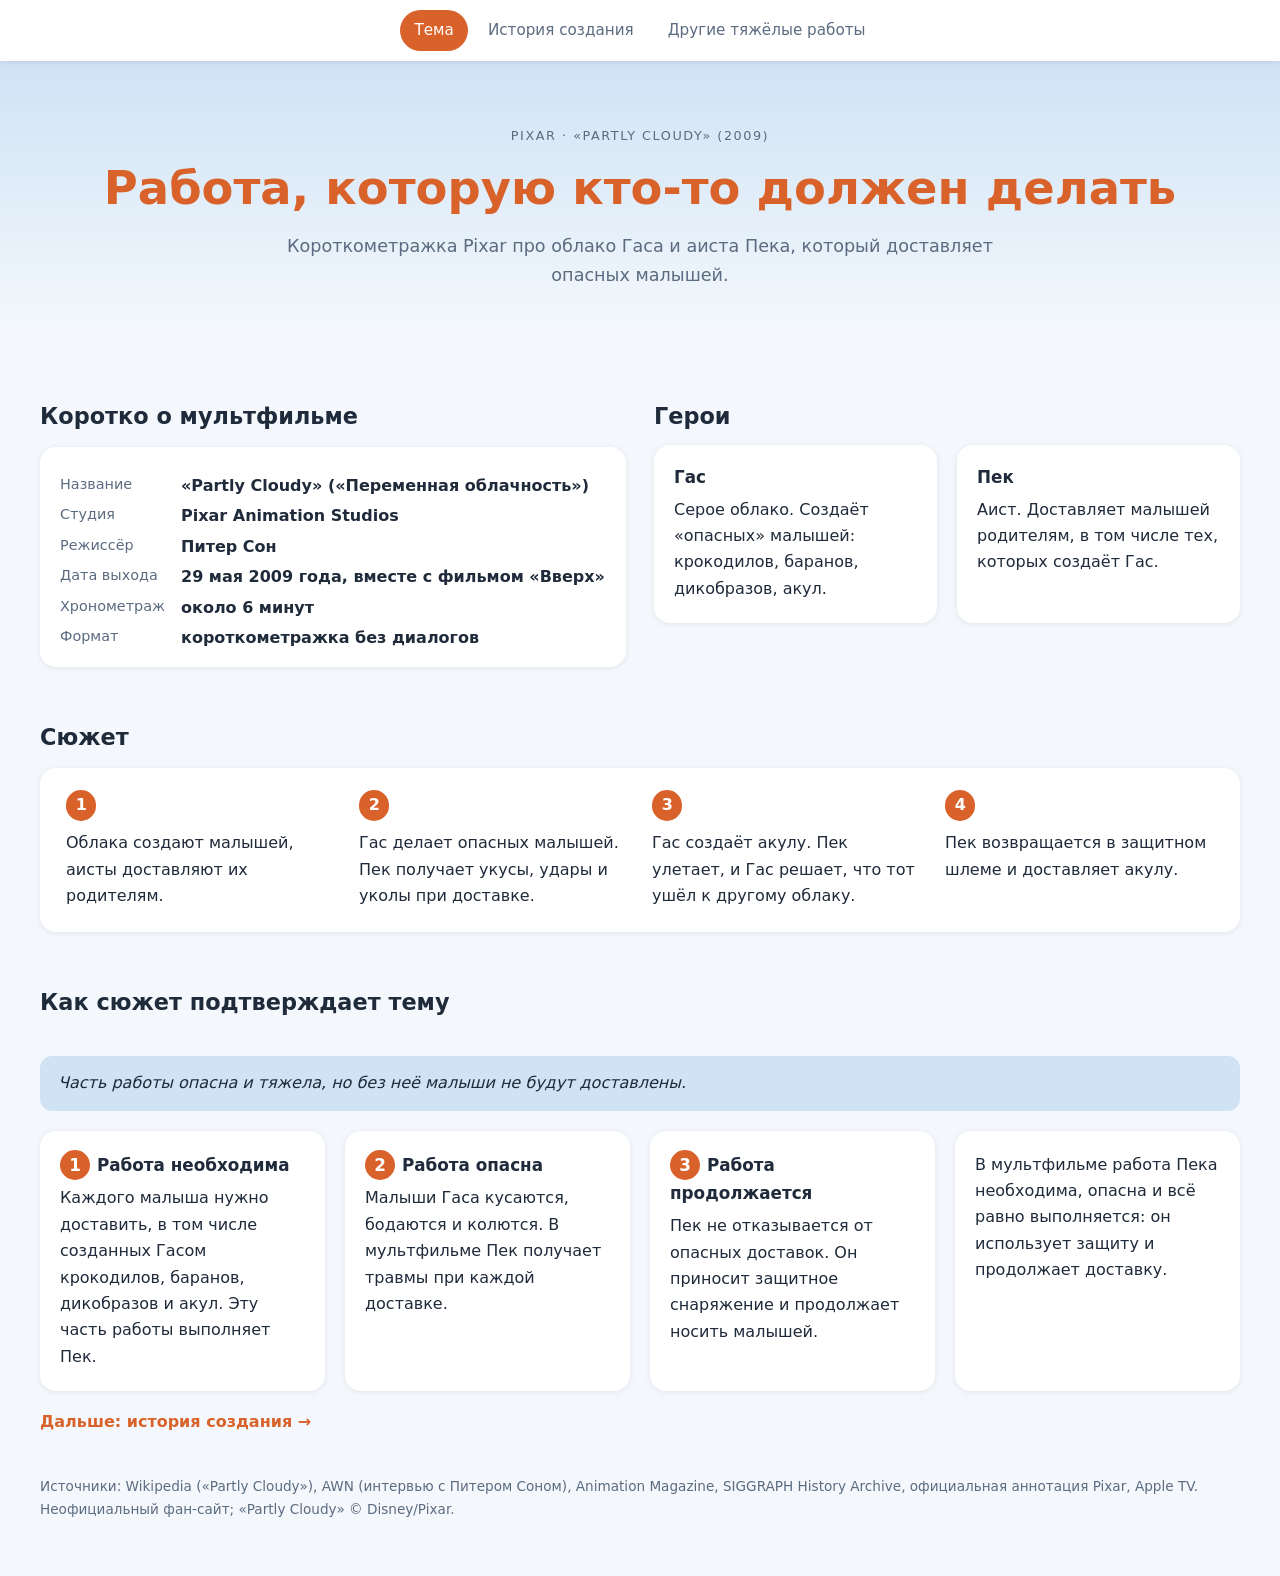
<file: "Переменная облочнасть" Клепиков Артём/site/index.html>
<!DOCTYPE html>
<html lang="ru">
<head>
<meta charset="utf-8">
<meta name="viewport" content="width=device-width, initial-scale=1, viewport-fit=cover">
<title>Partly Cloudy — работа, которую кто-то должен делать</title>
<link rel="stylesheet" href="style.css">
</head>
<body data-page="index">
<!-- Главная тема сайта меняется в файле script.js (блок ★ ЗДЕСЬ МЕНЯЕТСЯ ГЛАВНАЯ ТЕМА САЙТА ★) -->
<nav>
  <a href="index.html" class="on">Тема</a>
  <a href="history.html">История создания</a>
  <a href="jobs.html">Другие тяжёлые работы</a>
</nav>

<main>
  <header class="hero">
    <div class="tag">Pixar · «Partly Cloudy» (2009)</div>
    <h1 data-theme="title"></h1>
    <p data-theme="subtitle"></p>
  </header>

  <div class="layout">
  <section class="blk w6">
  <h2>Коротко о мультфильме</h2>
  <div class="card">
    <dl class="facts">
      <dt>Название</dt><dd>«Partly Cloudy» («Переменная облачность»)</dd>
      <dt>Студия</dt><dd>Pixar Animation Studios</dd>
      <dt>Режиссёр</dt><dd>Питер Сон</dd>
      <dt>Дата выхода</dt><dd>29 мая 2009 года, вместе с фильмом «Вверх»</dd>
      <dt>Хронометраж</dt><dd>около 6 минут</dd>
      <dt>Формат</dt><dd>короткометражка без диалогов</dd>
    </dl>
  </div>

  </section>
  <section class="blk w6">
  <h2>Герои</h2>
  <div class="grid">
    <div class="card"><h3>Гас</h3><p>Серое облако. Создаёт «опасных» малышей: крокодилов, баранов, дикобразов, акул.</p></div>
    <div class="card"><h3>Пек</h3><p>Аист. Доставляет малышей родителям, в том числе тех, которых создаёт Гас.</p></div>
  </div>

  </section>
  <section class="blk w12 steps">
  <h2>Сюжет</h2>
  <ol class="card">
    <li>Облака создают малышей, аисты доставляют их родителям.</li>
    <li>Гас делает опасных малышей. Пек получает укусы, удары и уколы при доставке.</li>
    <li>Гас создаёт акулу. Пек улетает, и Гас решает, что тот ушёл к другому облаку.</li>
    <li>Пек возвращается в защитном шлеме и доставляет акулу.</li>
  </ol>

  </section>
  <section id="proof" class="blk w12">
    <h2>Как сюжет подтверждает тему</h2>
    <blockquote data-theme="quote"></blockquote>

    <div class="card"><h3><span class="n">1</span>Работа необходима</h3>
      <p>Каждого малыша нужно доставить, в том числе созданных Гасом крокодилов, баранов, дикобразов и акул. Эту часть работы выполняет Пек.</p></div>

    <div class="card"><h3><span class="n">2</span>Работа опасна</h3>
      <p>Малыши Гаса кусаются, бодаются и колются. В мультфильме Пек получает травмы при каждой доставке.</p></div>

    <div class="card"><h3><span class="n">3</span>Работа продолжается</h3>
      <p>Пек не отказывается от опасных доставок. Он приносит защитное снаряжение и продолжает носить малышей.</p></div>

    <div class="card"><p data-theme="conclusion"></p></div>
  </section>
  </div>
  <a class="next" href="history.html">Дальше: история создания →</a>

<footer>
  Источники: Wikipedia («Partly Cloudy»), AWN (интервью с Питером Соном), Animation Magazine, SIGGRAPH History Archive, официальная аннотация Pixar, Apple TV. Неофициальный фан-сайт; «Partly Cloudy» © Disney/Pixar.
</footer>
</main>
<script src="script.js"></script>
</body>
</html>
</file>
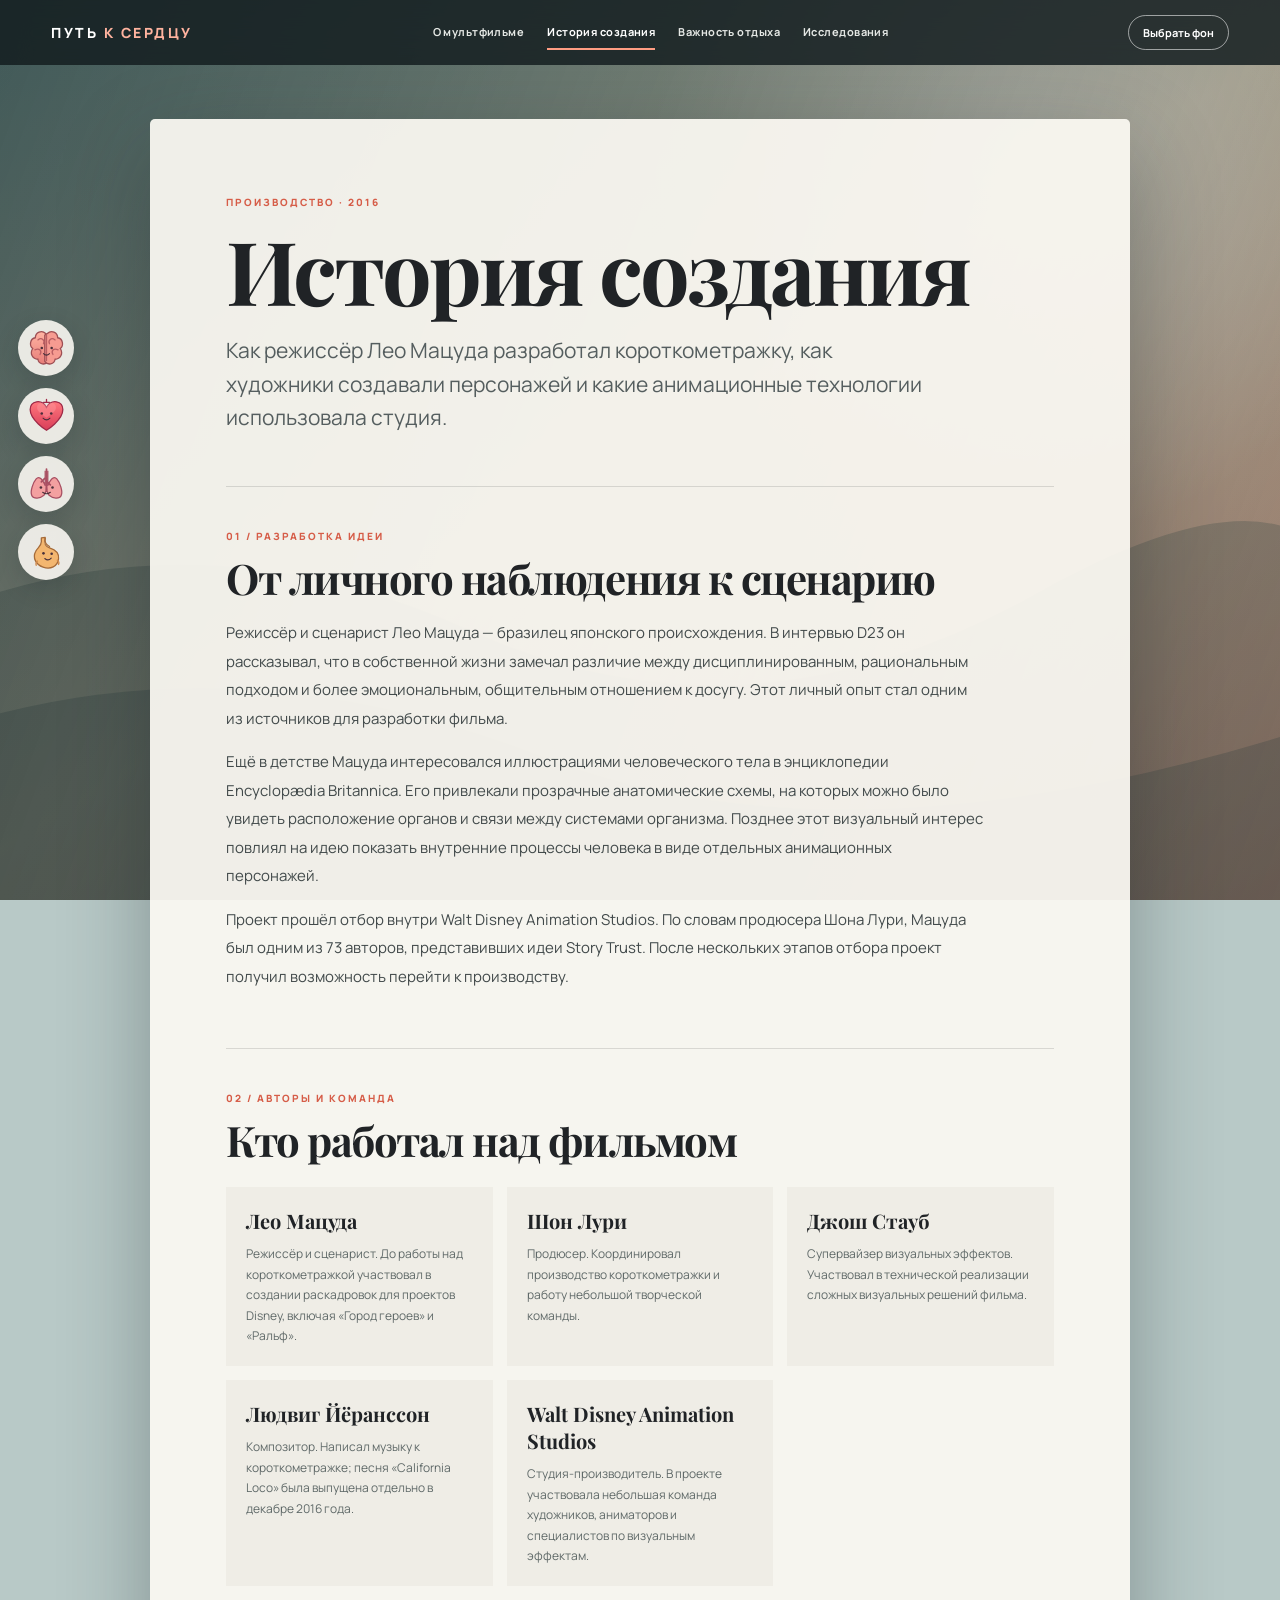
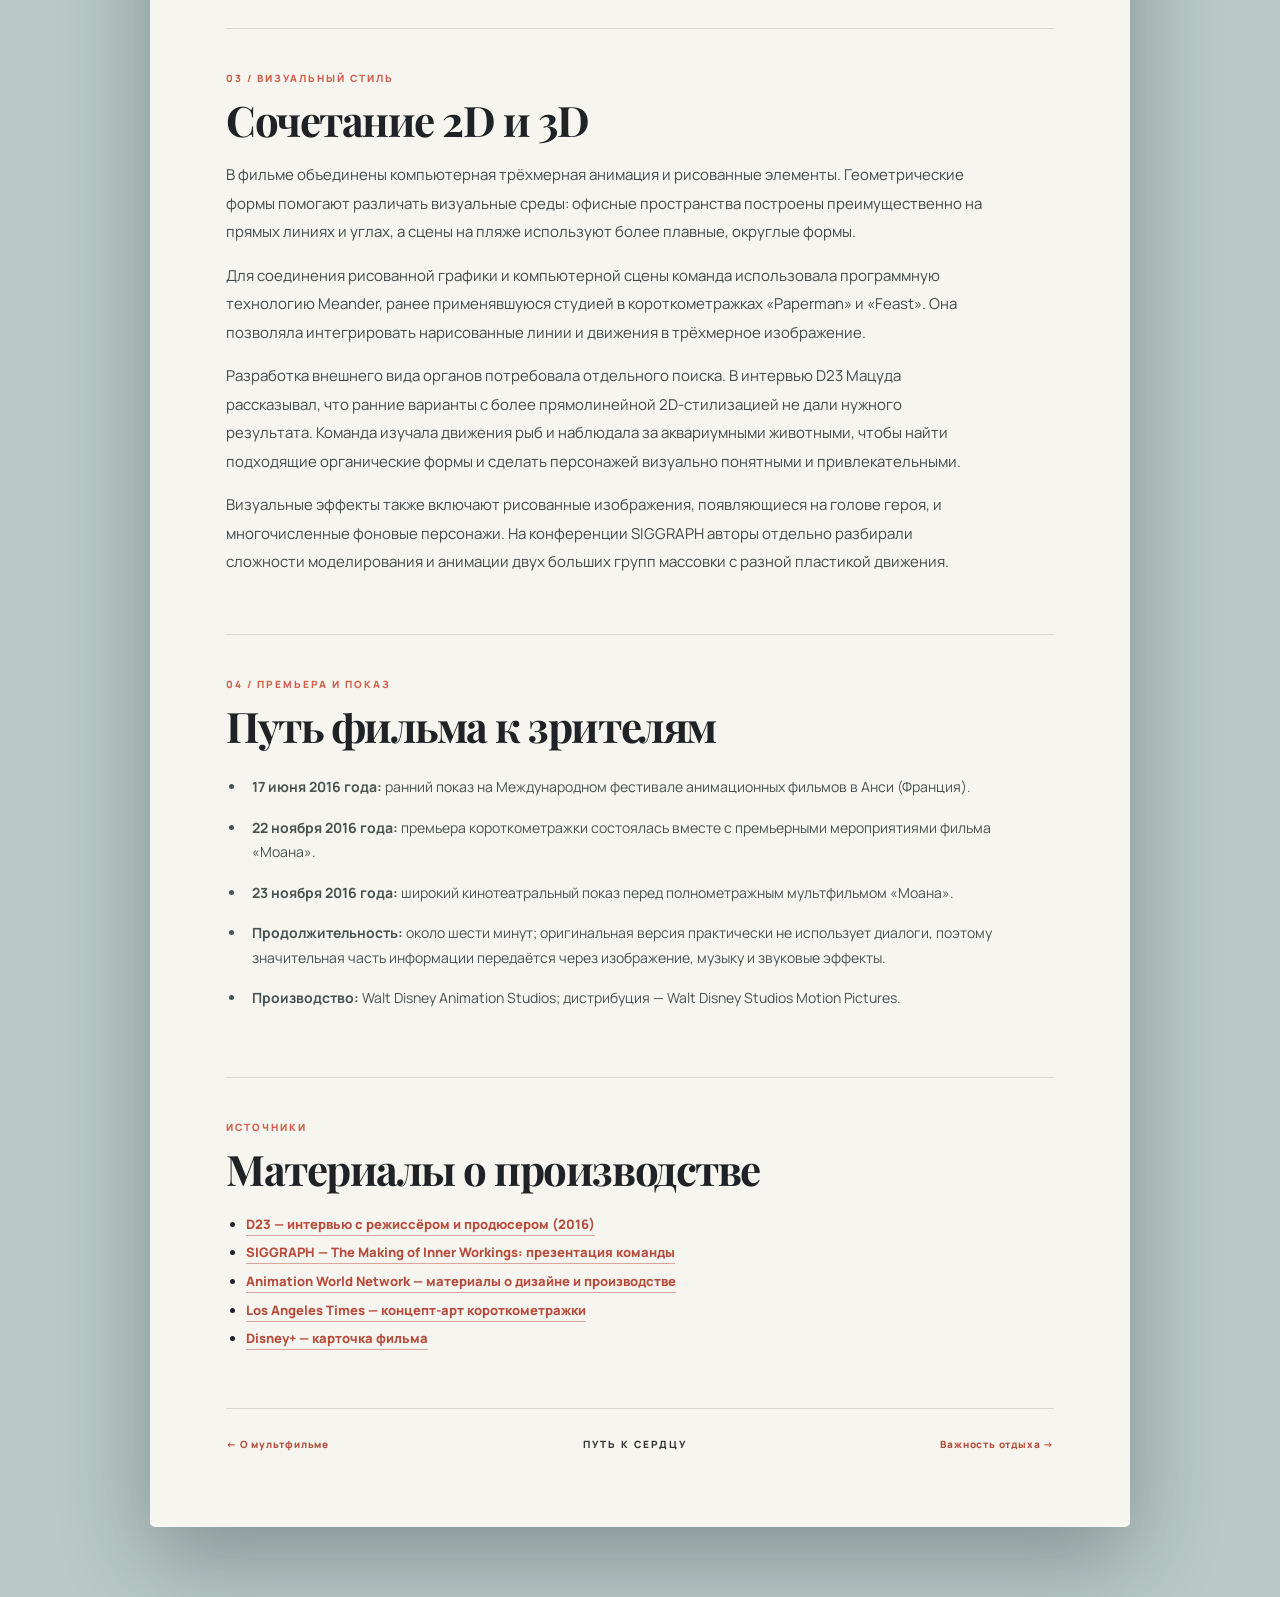
<file: Путь к сердцу (Клепиков)/history.html>
<!doctype html>
<html lang="ru"><head><meta charset="utf-8"><meta name="viewport" content="width=device-width, initial-scale=1"><title>Путь к сердцу — история создания</title><link rel="stylesheet" href="styles.css"><script defer src="script.js"></script></head>
<body><div class="bg-shade"></div><header class="topbar"><a class="brand" href="index.html">ПУТЬ <span>К СЕРДЦУ</span></a><nav><a href="index.html">О мультфильме</a><a class="active" href="history.html">История создания</a><a href="rest.html">Важность отдыха</a><a href="research.html">Исследования</a></nav><label class="bg-picker">Выбрать фон<input id="backgroundPicker" type="file" accept="image/*" hidden></label></header>
<aside class="organ-rail" aria-label="Иллюстрации органов"><a href="#idea"><img src="assets/brain.svg" alt="Мозг"></a><a href="#team"><img src="assets/heart.svg" alt="Сердце"></a><a href="#animation"><img src="assets/lungs.svg" alt="Лёгкие"></a><a href="#release"><img src="assets/stomach.svg" alt="Желудок"></a></aside>
<main class="page-wrap"><section class="hero compact"><div class="eyebrow">ПРОИЗВОДСТВО · 2016</div><h1>История создания</h1><p class="lead">Как режиссёр Лео Мацуда разработал короткометражку, как художники создавали персонажей и какие анимационные технологии использовала студия.</p></section>
<section class="section timeline" id="idea"><div class="section-kicker">01 / РАЗРАБОТКА ИДЕИ</div><h2>От личного наблюдения к сценарию</h2><p>Режиссёр и сценарист Лео Мацуда — бразилец японского происхождения. В интервью D23 он рассказывал, что в собственной жизни замечал различие между дисциплинированным, рациональным подходом и более эмоциональным, общительным отношением к досугу. Этот личный опыт стал одним из источников для разработки фильма.</p><p>Ещё в детстве Мацуда интересовался иллюстрациями человеческого тела в энциклопедии Encyclopædia Britannica. Его привлекали прозрачные анатомические схемы, на которых можно было увидеть расположение органов и связи между системами организма. Позднее этот визуальный интерес повлиял на идею показать внутренние процессы человека в виде отдельных анимационных персонажей.</p><p>Проект прошёл отбор внутри Walt Disney Animation Studios. По словам продюсера Шона Лури, Мацуда был одним из 73 авторов, представивших идеи Story Trust. После нескольких этапов отбора проект получил возможность перейти к производству.</p></section>
<section class="section" id="team"><div class="section-kicker">02 / АВТОРЫ И КОМАНДА</div><h2>Кто работал над фильмом</h2><div class="info-cards"><article><b>Лео Мацуда</b><span>Режиссёр и сценарист. До работы над короткометражкой участвовал в создании раскадровок для проектов Disney, включая «Город героев» и «Ральф».</span></article><article><b>Шон Лури</b><span>Продюсер. Координировал производство короткометражки и работу небольшой творческой команды.</span></article><article><b>Джош Стауб</b><span>Супервайзер визуальных эффектов. Участвовал в технической реализации сложных визуальных решений фильма.</span></article><article><b>Людвиг Йёранссон</b><span>Композитор. Написал музыку к короткометражке; песня «California Loco» была выпущена отдельно в декабре 2016 года.</span></article><article><b>Walt Disney Animation Studios</b><span>Студия-производитель. В проекте участвовала небольшая команда художников, аниматоров и специалистов по визуальным эффектам.</span></article></div></section>
<section class="section" id="animation"><div class="section-kicker">03 / ВИЗУАЛЬНЫЙ СТИЛЬ</div><h2>Сочетание 2D и 3D</h2><p>В фильме объединены компьютерная трёхмерная анимация и рисованные элементы. Геометрические формы помогают различать визуальные среды: офисные пространства построены преимущественно на прямых линиях и углах, а сцены на пляже используют более плавные, округлые формы.</p><p>Для соединения рисованной графики и компьютерной сцены команда использовала программную технологию Meander, ранее применявшуюся студией в короткометражках «Paperman» и «Feast». Она позволяла интегрировать нарисованные линии и движения в трёхмерное изображение.</p><p>Разработка внешнего вида органов потребовала отдельного поиска. В интервью D23 Мацуда рассказывал, что ранние варианты с более прямолинейной 2D-стилизацией не дали нужного результата. Команда изучала движения рыб и наблюдала за аквариумными животными, чтобы найти подходящие органические формы и сделать персонажей визуально понятными и привлекательными.</p><p>Визуальные эффекты также включают рисованные изображения, появляющиеся на голове героя, и многочисленные фоновые персонажи. На конференции SIGGRAPH авторы отдельно разбирали сложности моделирования и анимации двух больших групп массовки с разной пластикой движения.</p></section>
<section class="section" id="release"><div class="section-kicker">04 / ПРЕМЬЕРА И ПОКАЗ</div><h2>Путь фильма к зрителям</h2><ul class="detail-list"><li><b>17 июня 2016 года:</b> ранний показ на Международном фестивале анимационных фильмов в Анси (Франция).</li><li><b>22 ноября 2016 года:</b> премьера короткометражки состоялась вместе с премьерными мероприятиями фильма «Моана».</li><li><b>23 ноября 2016 года:</b> широкий кинотеатральный показ перед полнометражным мультфильмом «Моана».</li><li><b>Продолжительность:</b> около шести минут; оригинальная версия практически не использует диалоги, поэтому значительная часть информации передаётся через изображение, музыку и звуковые эффекты.</li><li><b>Производство:</b> Walt Disney Animation Studios; дистрибуция — Walt Disney Studios Motion Pictures.</li></ul></section>
<section class="section sources"><div class="section-kicker">ИСТОЧНИКИ</div><h2>Материалы о производстве</h2><ul><li><a href="https://d23.com/go-inside-disneys-inner-workings/" target="_blank" rel="noopener">D23 — интервью с режиссёром и продюсером (2016)</a></li><li><a href="https://history.siggraph.org/wp-content/uploads/2022/09/2016-Talks-Matsuda_The-Making-of-Inner-Workings.pdf" target="_blank" rel="noopener">SIGGRAPH — The Making of Inner Workings: презентация команды</a></li><li><a href="https://www.awn.com/animationworld/leo-matsudas-inner-workings-finds-balance-between-work-and-play" target="_blank" rel="noopener">Animation World Network — материалы о дизайне и производстве</a></li><li><a href="https://www.latimes.com/entertainment/herocomplex/la-et-hc-inner-workings-concept-art-20161222-htmlstory.html" target="_blank" rel="noopener">Los Angeles Times — концепт-арт короткометражки</a></li><li><a href="https://www.disneyplus.com/browse/entity-b275ce77-427f-4b49-9f25-febebbd45f26" target="_blank" rel="noopener">Disney+ — карточка фильма</a></li></ul></section>
<footer><a href="index.html">← О мультфильме</a><span>ПУТЬ К СЕРДЦУ</span><a href="rest.html">Важность отдыха →</a></footer></main></body></html>
</file>
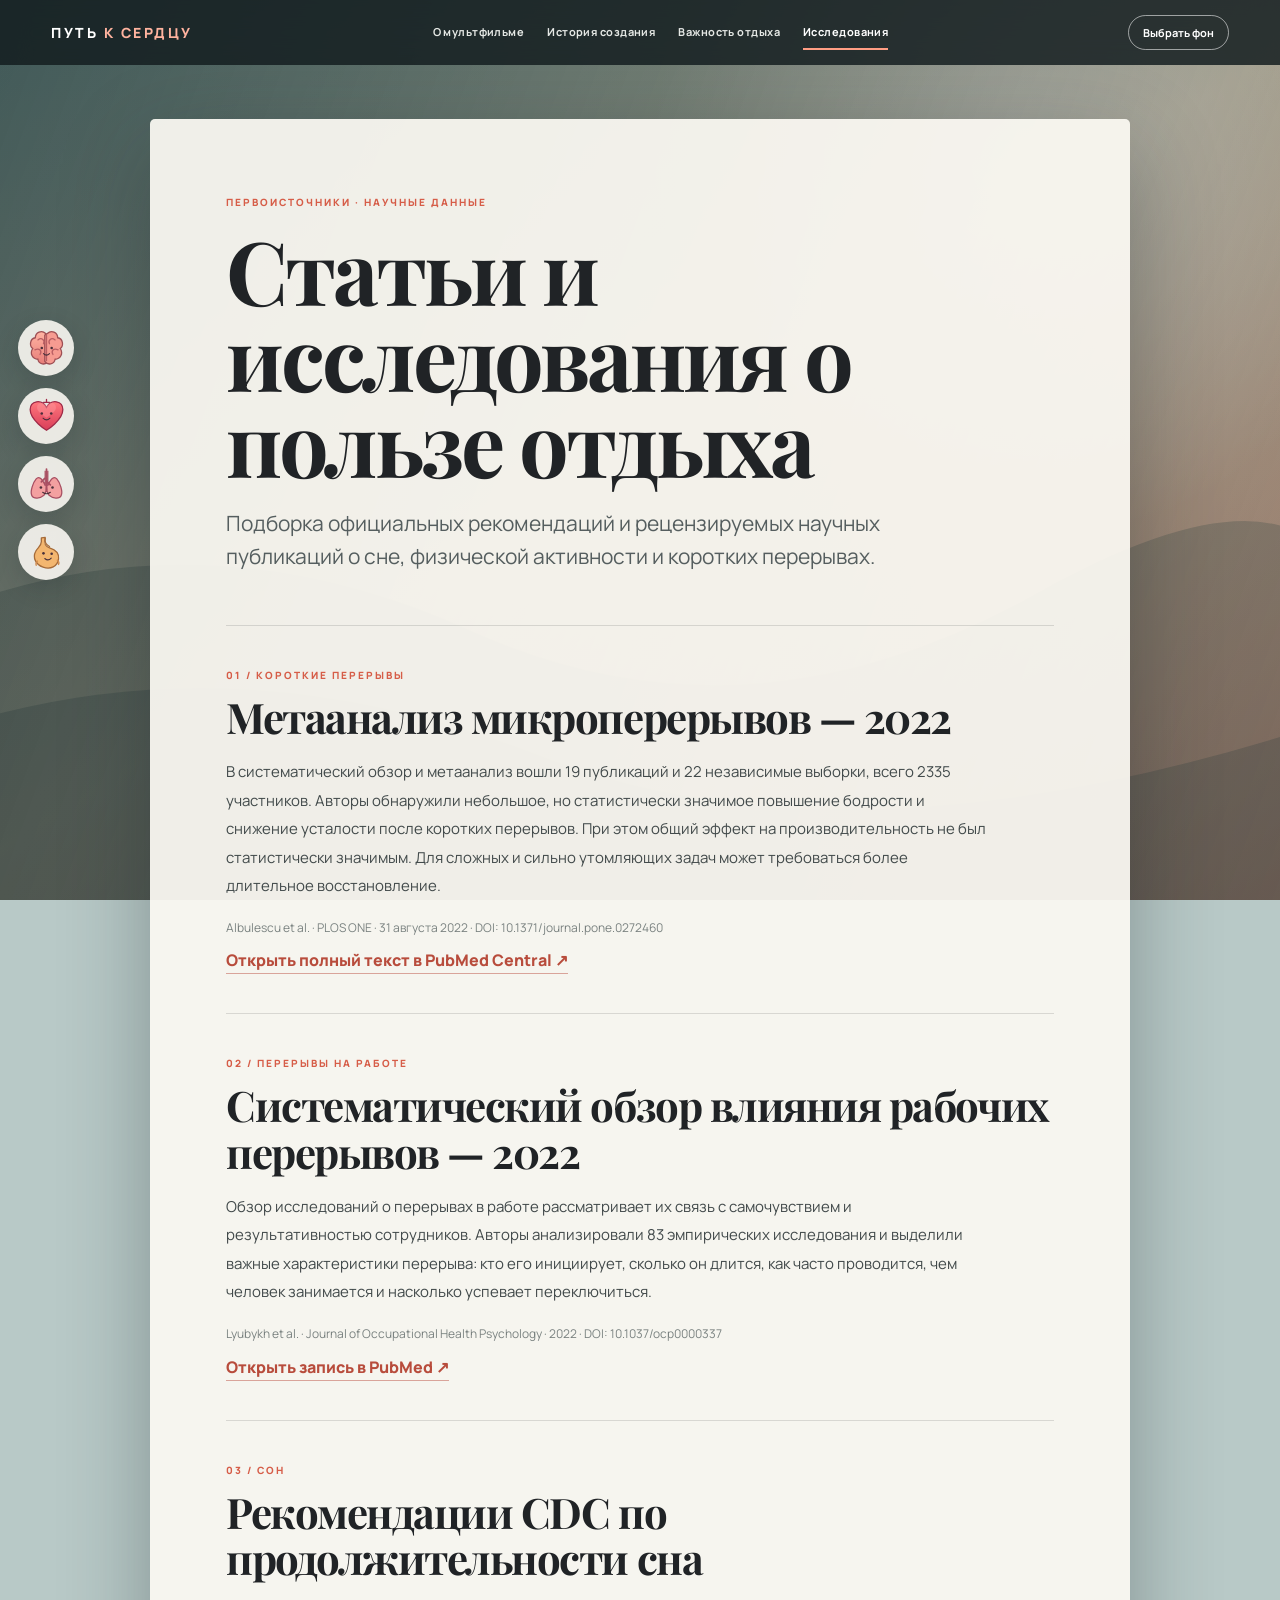
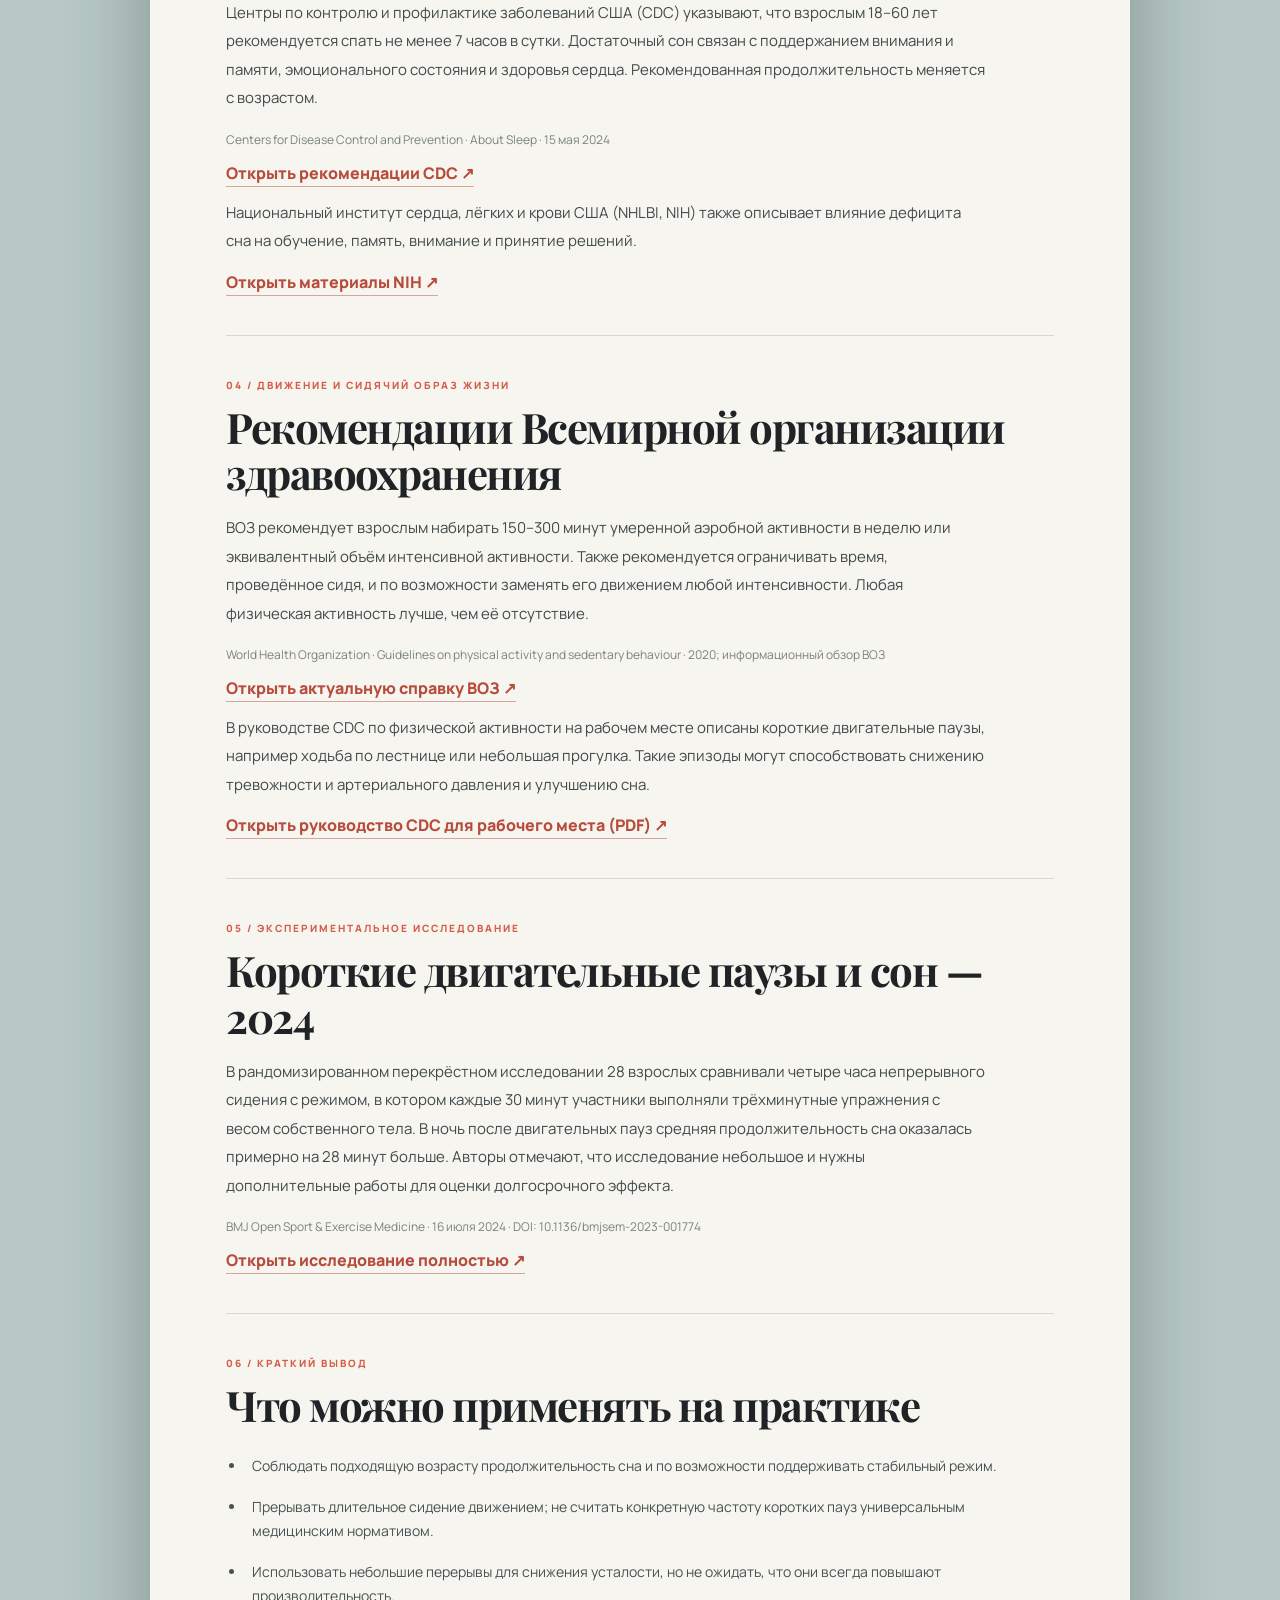
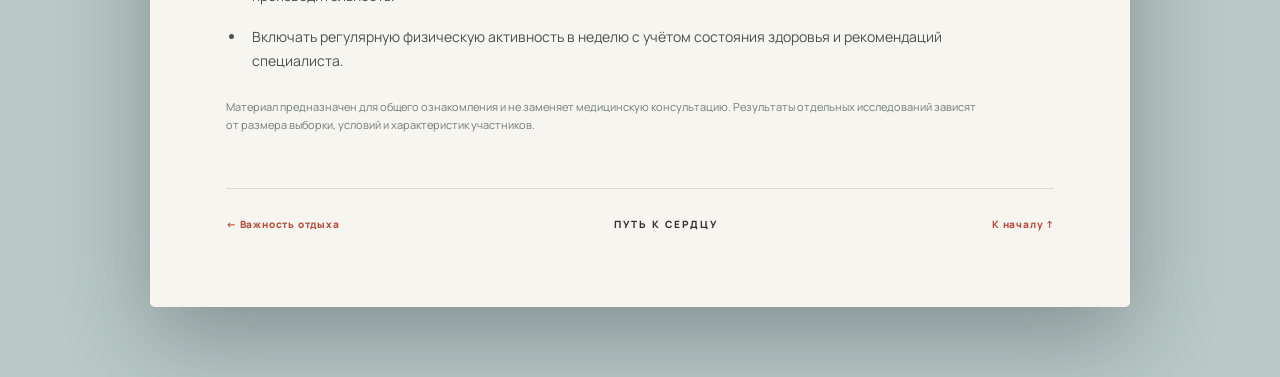
<file: Путь к сердцу (Клепиков)/research.html>
<!doctype html>
<html lang="ru"><head><meta charset="utf-8"><meta name="viewport" content="width=device-width, initial-scale=1"><title>Путь к сердцу — исследования о пользе отдыха</title><link rel="stylesheet" href="styles.css"><script defer src="script.js"></script></head>
<body><div class="bg-shade"></div><header class="topbar"><a class="brand" href="index.html">ПУТЬ <span>К СЕРДЦУ</span></a><nav><a href="index.html">О мультфильме</a><a href="history.html">История создания</a><a href="rest.html">Важность отдыха</a><a class="active" href="research.html">Исследования</a></nav><label class="bg-picker">Выбрать фон<input id="backgroundPicker" type="file" accept="image/*" hidden></label></header>
<aside class="organ-rail" aria-label="Иллюстрации органов"><a href="#microbreaks"><img src="assets/brain.svg" alt="Мозг"></a><a href="#sleep"><img src="assets/heart.svg" alt="Сердце"></a><a href="#activity"><img src="assets/lungs.svg" alt="Лёгкие"></a><a href="#summary"><img src="assets/stomach.svg" alt="Желудок"></a></aside>
<main class="page-wrap"><section class="hero compact"><div class="eyebrow">ПЕРВОИСТОЧНИКИ · НАУЧНЫЕ ДАННЫЕ</div><h1>Статьи и исследования о пользе отдыха</h1><p class="lead">Подборка официальных рекомендаций и рецензируемых научных публикаций о сне, физической активности и коротких перерывах.</p></section>
<section class="section" id="microbreaks"><div class="section-kicker">01 / КОРОТКИЕ ПЕРЕРЫВЫ</div><h2>Метаанализ микроперерывов — 2022</h2><p>В систематический обзор и метаанализ вошли 19 публикаций и 22 независимые выборки, всего 2335 участников. Авторы обнаружили небольшое, но статистически значимое повышение бодрости и снижение усталости после коротких перерывов. При этом общий эффект на производительность не был статистически значимым. Для сложных и сильно утомляющих задач может требоваться более длительное восстановление.</p><p class="study-meta">Albulescu et al. · PLOS ONE · 31 августа 2022 · DOI: 10.1371/journal.pone.0272460</p><a class="text-link" href="https://pmc.ncbi.nlm.nih.gov/articles/PMC9432722/" target="_blank" rel="noopener">Открыть полный текст в PubMed Central ↗</a></section>
<section class="section"><div class="section-kicker">02 / ПЕРЕРЫВЫ НА РАБОТЕ</div><h2>Систематический обзор влияния рабочих перерывов — 2022</h2><p>Обзор исследований о перерывах в работе рассматривает их связь с самочувствием и результативностью сотрудников. Авторы анализировали 83 эмпирических исследования и выделили важные характеристики перерыва: кто его инициирует, сколько он длится, как часто проводится, чем человек занимается и насколько успевает переключиться.</p><p class="study-meta">Lyubykh et al. · Journal of Occupational Health Psychology · 2022 · DOI: 10.1037/ocp0000337</p><a class="text-link" href="https://pubmed.ncbi.nlm.nih.gov/35980721/" target="_blank" rel="noopener">Открыть запись в PubMed ↗</a></section>
<section class="section" id="sleep"><div class="section-kicker">03 / СОН</div><h2>Рекомендации CDC по продолжительности сна</h2><p>Центры по контролю и профилактике заболеваний США (CDC) указывают, что взрослым 18–60 лет рекомендуется спать не менее 7 часов в сутки. Достаточный сон связан с поддержанием внимания и памяти, эмоционального состояния и здоровья сердца. Рекомендованная продолжительность меняется с возрастом.</p><p class="study-meta">Centers for Disease Control and Prevention · About Sleep · 15 мая 2024</p><a class="text-link" href="https://www.cdc.gov/sleep/about/" target="_blank" rel="noopener">Открыть рекомендации CDC ↗</a><p>Национальный институт сердца, лёгких и крови США (NHLBI, NIH) также описывает влияние дефицита сна на обучение, память, внимание и принятие решений.</p><a class="text-link" href="https://www.nhlbi.nih.gov/health/sleep-deprivation/health-effects" target="_blank" rel="noopener">Открыть материалы NIH ↗</a></section>
<section class="section" id="activity"><div class="section-kicker">04 / ДВИЖЕНИЕ И СИДЯЧИЙ ОБРАЗ ЖИЗНИ</div><h2>Рекомендации Всемирной организации здравоохранения</h2><p>ВОЗ рекомендует взрослым набирать 150–300 минут умеренной аэробной активности в неделю или эквивалентный объём интенсивной активности. Также рекомендуется ограничивать время, проведённое сидя, и по возможности заменять его движением любой интенсивности. Любая физическая активность лучше, чем её отсутствие.</p><p class="study-meta">World Health Organization · Guidelines on physical activity and sedentary behaviour · 2020; информационный обзор ВОЗ</p><a class="text-link" href="https://www.who.int/news-room/fact-sheets/detail/physical-activity" target="_blank" rel="noopener">Открыть актуальную справку ВОЗ ↗</a><p>В руководстве CDC по физической активности на рабочем месте описаны короткие двигательные паузы, например ходьба по лестнице или небольшая прогулка. Такие эпизоды могут способствовать снижению тревожности и артериального давления и улучшению сна.</p><a class="text-link" href="https://www.cdc.gov/workplace-health-promotion/media/pdfs/2024/06/Workplace-Physical-Activity-Break-Guide-508.pdf" target="_blank" rel="noopener">Открыть руководство CDC для рабочего места (PDF) ↗</a></section>
<section class="section"><div class="section-kicker">05 / ЭКСПЕРИМЕНТАЛЬНОЕ ИССЛЕДОВАНИЕ</div><h2>Короткие двигательные паузы и сон — 2024</h2><p>В рандомизированном перекрёстном исследовании 28 взрослых сравнивали четыре часа непрерывного сидения с режимом, в котором каждые 30 минут участники выполняли трёхминутные упражнения с весом собственного тела. В ночь после двигательных пауз средняя продолжительность сна оказалась примерно на 28 минут больше. Авторы отмечают, что исследование небольшое и нужны дополнительные работы для оценки долгосрочного эффекта.</p><p class="study-meta">BMJ Open Sport & Exercise Medicine · 16 июля 2024 · DOI: 10.1136/bmjsem-2023-001774</p><a class="text-link" href="https://pmc.ncbi.nlm.nih.gov/articles/PMC11256039/" target="_blank" rel="noopener">Открыть исследование полностью ↗</a></section>
<section class="section" id="summary"><div class="section-kicker">06 / КРАТКИЙ ВЫВОД</div><h2>Что можно применять на практике</h2><ul class="detail-list"><li>Соблюдать подходящую возрасту продолжительность сна и по возможности поддерживать стабильный режим.</li><li>Прерывать длительное сидение движением; не считать конкретную частоту коротких пауз универсальным медицинским нормативом.</li><li>Использовать небольшие перерывы для снижения усталости, но не ожидать, что они всегда повышают производительность.</li><li>Включать регулярную физическую активность в неделю с учётом состояния здоровья и рекомендаций специалиста.</li></ul><p class="small-note">Материал предназначен для общего ознакомления и не заменяет медицинскую консультацию. Результаты отдельных исследований зависят от размера выборки, условий и характеристик участников.</p></section>
<footer><a href="rest.html">← Важность отдыха</a><span>ПУТЬ К СЕРДЦУ</span><a href="index.html">К началу ↑</a></footer></main></body></html>
</file>
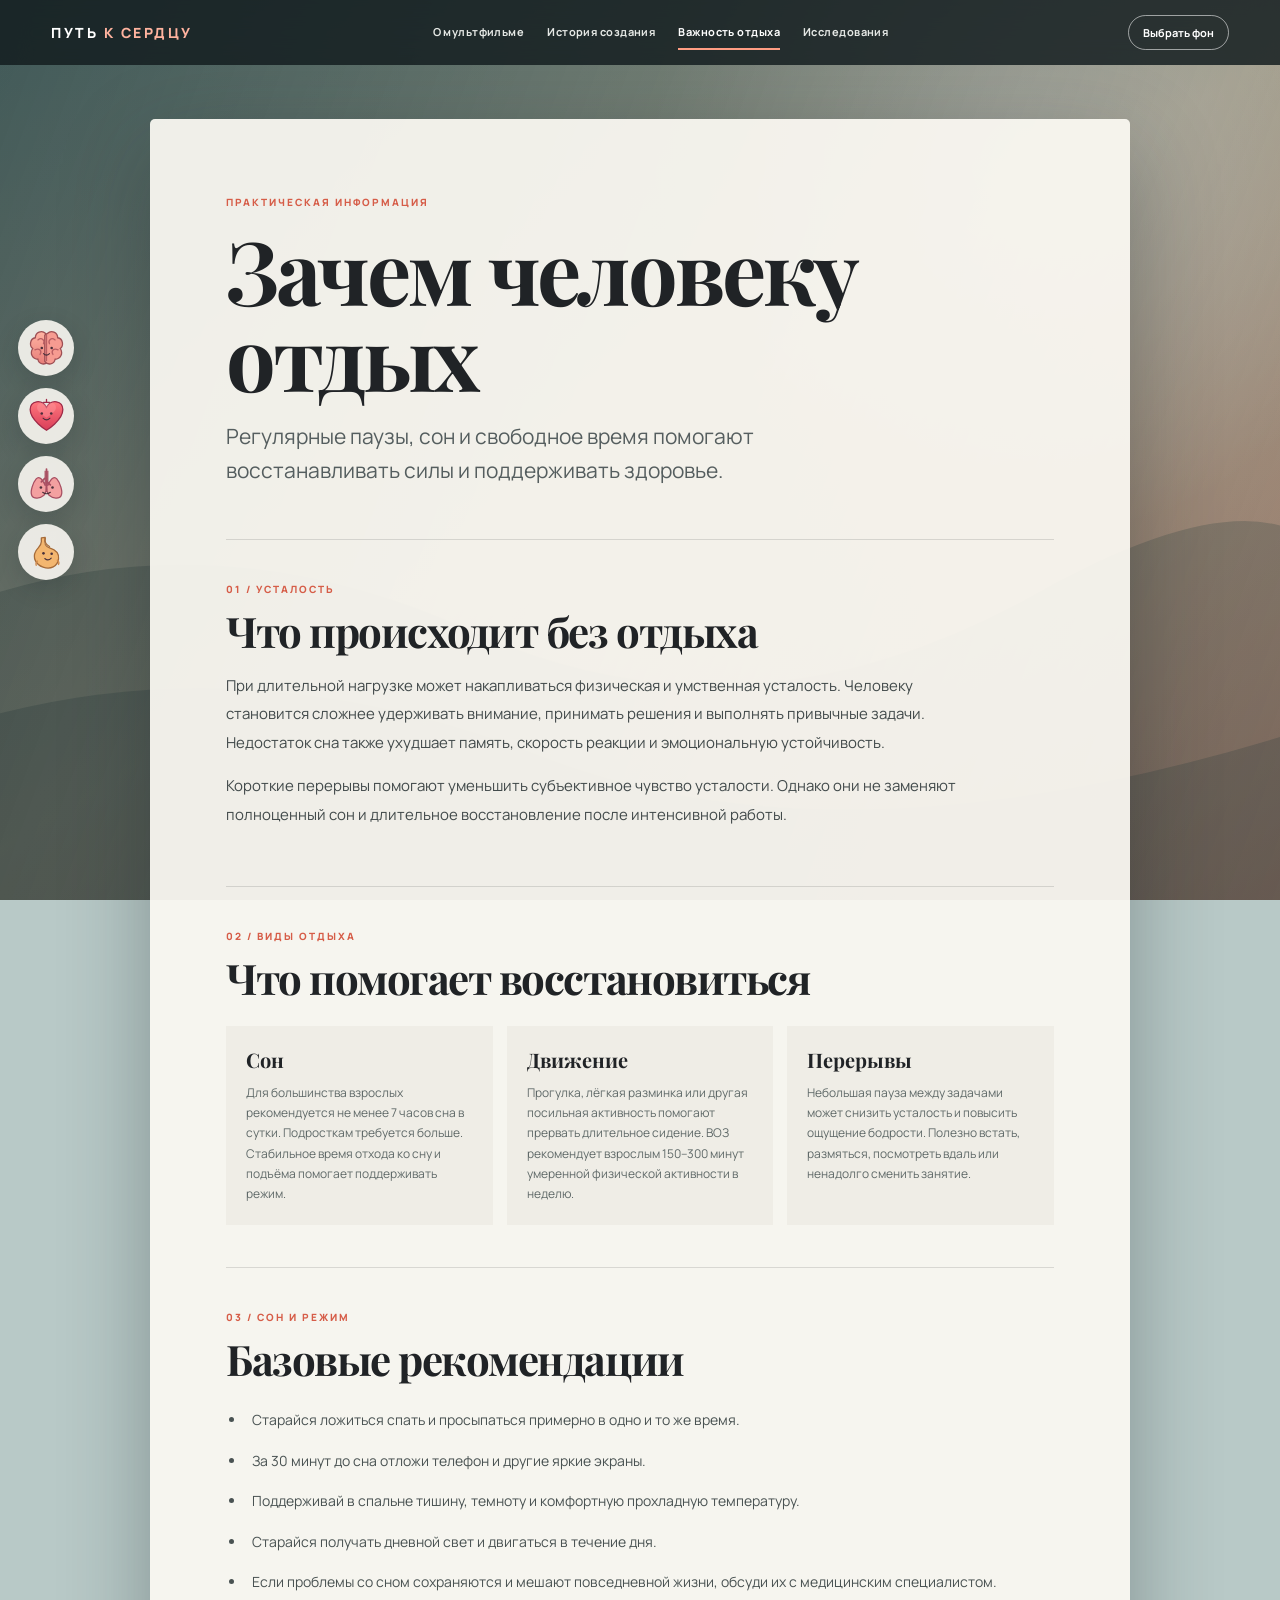
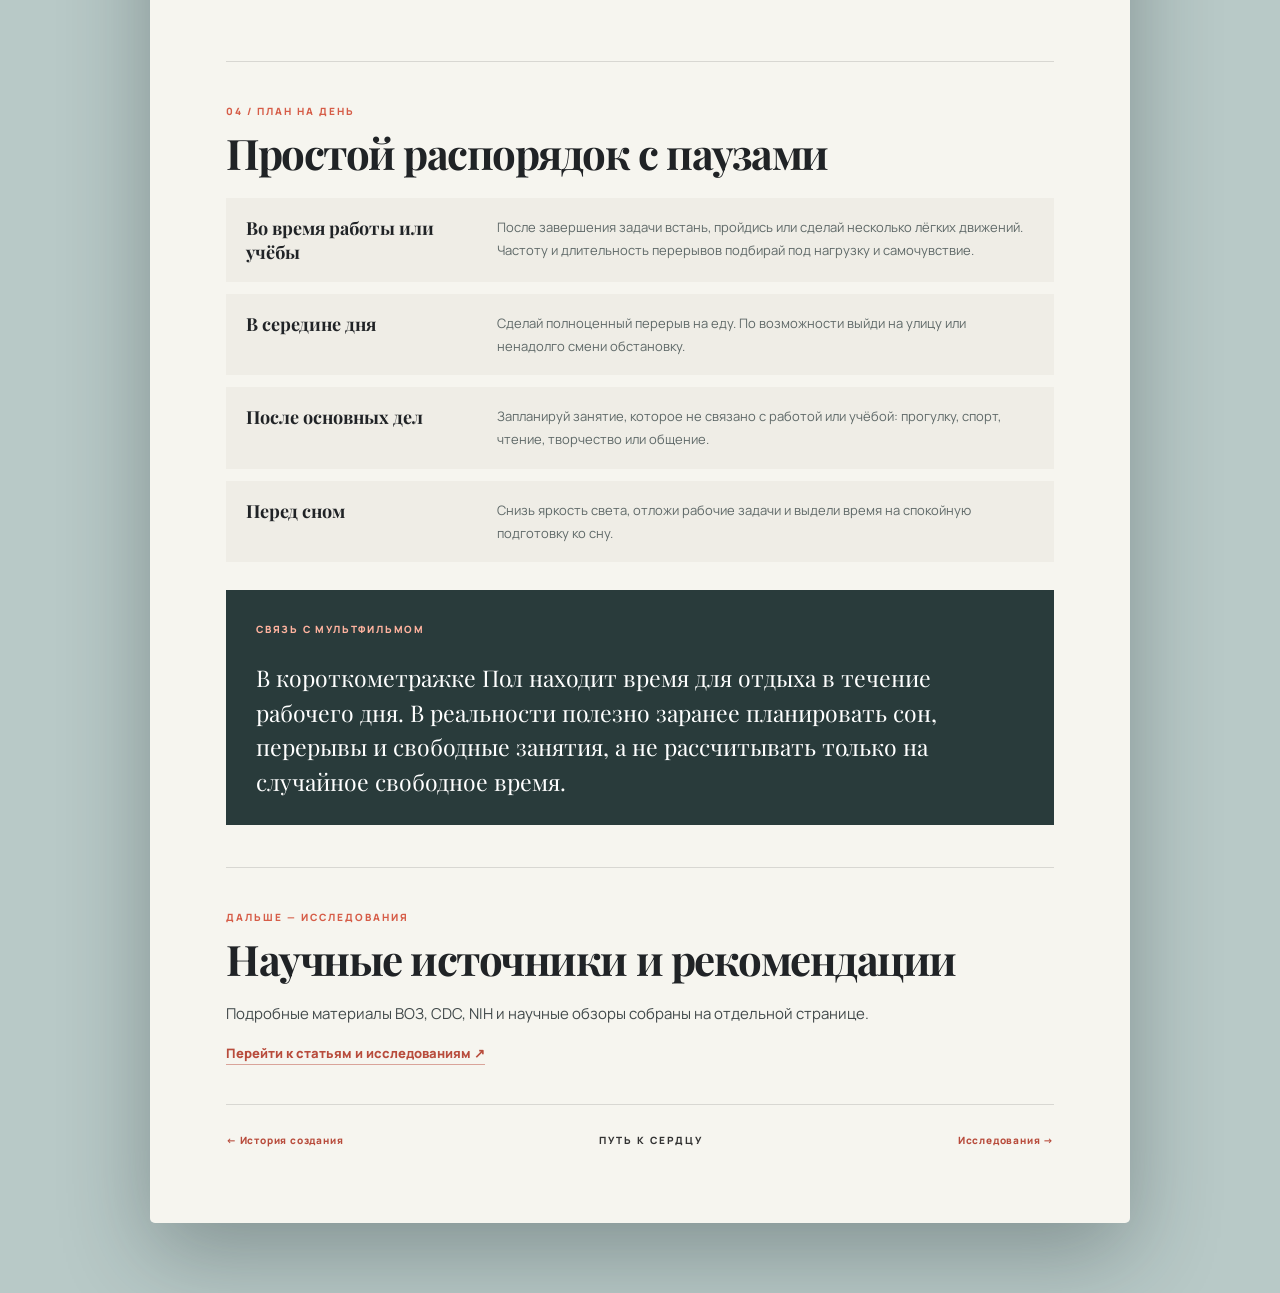
<file: Путь к сердцу (Клепиков)/rest.html>
<!doctype html>
<html lang="ru"><head><meta charset="utf-8"><meta name="viewport" content="width=device-width, initial-scale=1"><title>Путь к сердцу — важность отдыха</title><link rel="stylesheet" href="styles.css"><script defer src="script.js"></script></head>
<body><div class="bg-shade"></div><header class="topbar"><a class="brand" href="index.html">ПУТЬ <span>К СЕРДЦУ</span></a><nav><a href="index.html">О мультфильме</a><a href="history.html">История создания</a><a class="active" href="rest.html">Важность отдыха</a><a href="research.html">Исследования</a></nav><label class="bg-picker">Выбрать фон<input id="backgroundPicker" type="file" accept="image/*" hidden></label></header>
<aside class="organ-rail" aria-label="Иллюстрации органов"><a href="#fatigue"><img src="assets/brain.svg" alt="Мозг"></a><a href="#activities"><img src="assets/heart.svg" alt="Сердце"></a><a href="#sleep"><img src="assets/lungs.svg" alt="Лёгкие"></a><a href="#routine"><img src="assets/stomach.svg" alt="Желудок"></a></aside>
<main class="page-wrap"><section class="hero compact"><div class="eyebrow">ПРАКТИЧЕСКАЯ ИНФОРМАЦИЯ</div><h1>Зачем человеку отдых</h1><p class="lead">Регулярные паузы, сон и свободное время помогают восстанавливать силы и поддерживать здоровье.</p></section>
<section class="section" id="fatigue"><div class="section-kicker">01 / УСТАЛОСТЬ</div><h2>Что происходит без отдыха</h2><p>При длительной нагрузке может накапливаться физическая и умственная усталость. Человеку становится сложнее удерживать внимание, принимать решения и выполнять привычные задачи. Недостаток сна также ухудшает память, скорость реакции и эмоциональную устойчивость.</p><p>Короткие перерывы помогают уменьшить субъективное чувство усталости. Однако они не заменяют полноценный сон и длительное восстановление после интенсивной работы.</p></section>
<section class="section" id="activities"><div class="section-kicker">02 / ВИДЫ ОТДЫХА</div><h2>Что помогает восстановиться</h2><div class="info-cards"><article><b>Сон</b><span>Для большинства взрослых рекомендуется не менее 7 часов сна в сутки. Подросткам требуется больше. Стабильное время отхода ко сну и подъёма помогает поддерживать режим.</span></article><article><b>Движение</b><span>Прогулка, лёгкая разминка или другая посильная активность помогают прервать длительное сидение. ВОЗ рекомендует взрослым 150–300 минут умеренной физической активности в неделю.</span></article><article><b>Перерывы</b><span>Небольшая пауза между задачами может снизить усталость и повысить ощущение бодрости. Полезно встать, размяться, посмотреть вдаль или ненадолго сменить занятие.</span></article></div></section>
<section class="section" id="sleep"><div class="section-kicker">03 / СОН И РЕЖИМ</div><h2>Базовые рекомендации</h2><ul class="detail-list"><li>Старайся ложиться спать и просыпаться примерно в одно и то же время.</li><li>За 30 минут до сна отложи телефон и другие яркие экраны.</li><li>Поддерживай в спальне тишину, темноту и комфортную прохладную температуру.</li><li>Старайся получать дневной свет и двигаться в течение дня.</li><li>Если проблемы со сном сохраняются и мешают повседневной жизни, обсуди их с медицинским специалистом.</li></ul></section>
<section class="section" id="routine"><div class="section-kicker">04 / ПЛАН НА ДЕНЬ</div><h2>Простой распорядок с паузами</h2><div class="schedule-list"><div><b>Во время работы или учёбы</b><span>После завершения задачи встань, пройдись или сделай несколько лёгких движений. Частоту и длительность перерывов подбирай под нагрузку и самочувствие.</span></div><div><b>В середине дня</b><span>Сделай полноценный перерыв на еду. По возможности выйди на улицу или ненадолго смени обстановку.</span></div><div><b>После основных дел</b><span>Запланируй занятие, которое не связано с работой или учёбой: прогулку, спорт, чтение, творчество или общение.</span></div><div><b>Перед сном</b><span>Снизь яркость света, отложи рабочие задачи и выдели время на спокойную подготовку ко сну.</span></div></div><div class="closing-note"><span>СВЯЗЬ С МУЛЬТФИЛЬМОМ</span><p>В короткометражке Пол находит время для отдыха в течение рабочего дня. В реальности полезно заранее планировать сон, перерывы и свободные занятия, а не рассчитывать только на случайное свободное время.</p></div></section>
<section class="section sources"><div class="section-kicker">ДАЛЬШЕ — ИССЛЕДОВАНИЯ</div><h2>Научные источники и рекомендации</h2><p>Подробные материалы ВОЗ, CDC, NIH и научные обзоры собраны на отдельной странице.</p><a class="text-link" href="research.html">Перейти к статьям и исследованиям ↗</a></section>
<footer><a href="history.html">← История создания</a><span>ПУТЬ К СЕРДЦУ</span><a href="research.html">Исследования →</a></footer></main></body></html>
</file>
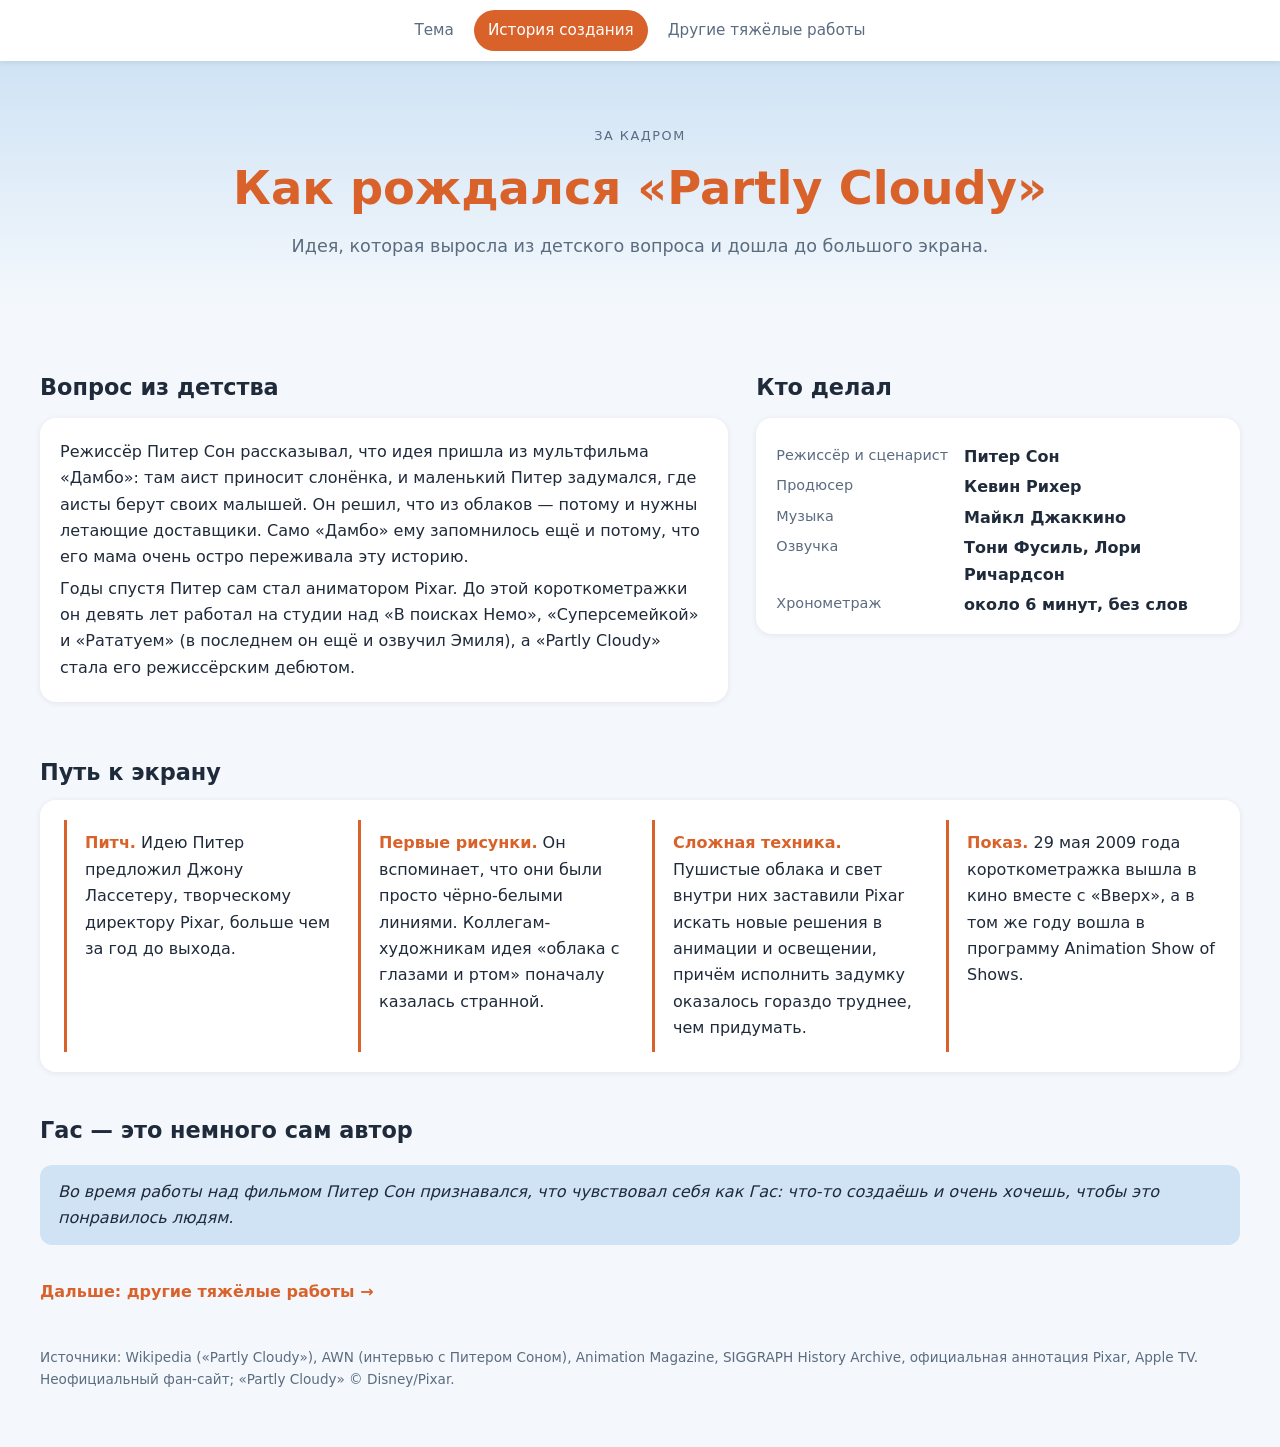
<file: "Переменная облочнасть" Клепиков Артём/site/history.html>
<!DOCTYPE html>
<html lang="ru">
<head>
<meta charset="utf-8">
<meta name="viewport" content="width=device-width, initial-scale=1, viewport-fit=cover">
<title>История создания — Partly Cloudy</title>
<link rel="stylesheet" href="style.css">
</head>
<body data-page="history">
<!-- Главная тема сайта меняется в файле script.js (блок ★ ЗДЕСЬ МЕНЯЕТСЯ ГЛАВНАЯ ТЕМА САЙТА ★) -->
<nav>
  <a href="index.html">Тема</a>
  <a href="history.html" class="on">История создания</a>
  <a href="jobs.html">Другие тяжёлые работы</a>
</nav>

<main>
  <header class="hero">
    <div class="tag">За кадром</div>
    <h1>Как рождался «Partly Cloudy»</h1>
    <p>Идея, которая выросла из детского вопроса и дошла до большого экрана.</p>
  </header>

  <div class="layout">
  <section class="blk w7">
  <h2>Вопрос из детства</h2>
  <div class="card">
    <p>Режиссёр Питер Сон рассказывал, что идея пришла из мультфильма «Дамбо»: там аист приносит слонёнка, и маленький Питер задумался, где аисты берут своих малышей. Он решил, что из облаков — потому и нужны летающие доставщики. Само «Дамбо» ему запомнилось ещё и потому, что его мама очень остро переживала эту историю.</p>
    <p>Годы спустя Питер сам стал аниматором Pixar. До этой короткометражки он девять лет работал на студии над «В поисках Немо», «Суперсемейкой» и «Рататуем» (в последнем он ещё и озвучил Эмиля), а «Partly Cloudy» стала его режиссёрским дебютом.</p>
  </div>

  </section>
  <section class="blk w12">
  <h2>Путь к экрану</h2>
  <ul class="tl card">
    <li><b>Питч.</b> Идею Питер предложил Джону Лассетеру, творческому директору Pixar, больше чем за год до выхода.</li>
    <li><b>Первые рисунки.</b> Он вспоминает, что они были просто чёрно-белыми линиями. Коллегам-художникам идея «облака с глазами и ртом» поначалу казалась странной.</li>
    <li><b>Сложная техника.</b> Пушистые облака и свет внутри них заставили Pixar искать новые решения в анимации и освещении, причём исполнить задумку оказалось гораздо труднее, чем придумать.</li>
    <li><b>Показ.</b> 29 мая 2009 года короткометражка вышла в кино вместе с «Вверх», а в том же году вошла в программу Animation Show of Shows.</li>
  </ul>

  </section>
  <section class="blk w5">
  <h2>Кто делал</h2>
  <div class="card">
    <dl class="facts">
      <dt>Режиссёр и сценарист</dt><dd>Питер Сон</dd>
      <dt>Продюсер</dt><dd>Кевин Рихер</dd>
      <dt>Музыка</dt><dd>Майкл Джаккино</dd>
      <dt>Озвучка</dt><dd>Тони Фусиль, Лори Ричардсон</dd>
      <dt>Хронометраж</dt><dd>около 6 минут, без слов</dd>
    </dl>
  </div>

  </section>
  <section class="blk w12">
  <h2>Гас — это немного сам автор</h2>
  <blockquote>Во время работы над фильмом Питер Сон признавался, что чувствовал себя как Гас: что-то создаёшь и очень хочешь, чтобы это понравилось людям.</blockquote>
  </section>
  </div>
  <a class="next" href="jobs.html">Дальше: другие тяжёлые работы →</a>

<footer>
  Источники: Wikipedia («Partly Cloudy»), AWN (интервью с Питером Соном), Animation Magazine, SIGGRAPH History Archive, официальная аннотация Pixar, Apple TV. Неофициальный фан-сайт; «Partly Cloudy» © Disney/Pixar.
</footer>
</main>
<script src="script.js"></script>
</body>
</html>
</file>
<file: "Переменная облочнасть" Клепиков Артём/site/style.css>
:root{
  --bg:#f4f8fc; --card:#fff; --text:#1f2a3a; --muted:#5b6b80;
  --accent:#d9622b; --sky:#cfe3f5; --page:#c4cfdc; --tint:rgba(0,0,0,.08);
  box-sizing:border-box;
  padding-top:env(safe-area-inset-top,0px); padding-bottom:env(safe-area-inset-bottom,0px);
}
@media (prefers-color-scheme: dark){
  :root:not([data-theme="light"]){
    --bg:#121a26; --card:#1b2535; --text:#e8eef7; --muted:#9fb0c6;
    --accent:#ff9059; --sky:#243a54; --page:#0a0f17; --tint:rgba(10,15,23,.6); color-scheme:dark;
  }
}
:root[data-theme="dark"]{
  --bg:#121a26; --card:#1b2535; --text:#e8eef7; --muted:#9fb0c6;
  --accent:#ff9059; --sky:#243a54; --page:#0a0f17; --tint:rgba(10,15,23,.6); color-scheme:dark;
}
*{box-sizing:border-box}
body{margin:0;background:var(--page);color:var(--text);
  font-family:system-ui,-apple-system,"Segoe UI",Roboto,sans-serif;line-height:1.65}
nav{position:sticky;top:env(safe-area-inset-top,0px);z-index:5;display:flex;gap:6px;
  justify-content:center;flex-wrap:wrap;padding:10px;background:var(--card);
  box-shadow:0 1px 6px rgba(0,0,0,.1)}
nav a{padding:8px 14px;border-radius:999px;text-decoration:none;color:var(--muted);font-size:.95rem}
nav a.on{background:var(--accent);color:#fff}
main{max-width:820px;margin:0 auto;padding:0 18px 48px;background:var(--bg);min-height:100vh;box-shadow:0 0 24px rgba(0,0,0,.18)}
.hero{background:linear-gradient(180deg,var(--sky),var(--bg));margin:0 -18px 20px;
  padding:48px 24px 34px;text-align:center}
.hero .tag{font-size:.8rem;letter-spacing:.12em;text-transform:uppercase;color:var(--muted)}
.hero h1{font-size:clamp(1.8rem,6vw,2.9rem);margin:.35em 0;line-height:1.15;color:var(--accent)}
.hero p{max-width:560px;margin:0 auto;color:var(--muted)}
h2{font-size:1.4rem;margin:2rem 0 .6rem}
h3{margin:.2em 0 .3em;font-size:1.05rem}
.card{background:var(--card);border-radius:16px;padding:16px 20px;margin:12px 0;
  box-shadow:0 1px 6px rgba(0,0,0,.08)}
.card p{margin:.3em 0}
ol.card{padding-left:40px}ol.card li{margin:.3em 0}
.grid{display:grid;gap:12px;grid-template-columns:repeat(auto-fit,minmax(220px,1fr))}
.grid .card{margin:0}
.step{border-left:4px solid var(--accent);padding-left:14px;margin:14px 0}
.n{display:inline-block;width:1.8em;height:1.8em;line-height:1.8em;text-align:center;
  border-radius:50%;background:var(--accent);color:#fff;font-weight:700;margin-right:.4em}
blockquote{margin:1rem 0;padding:14px 18px;background:var(--sky);border-radius:12px;font-style:italic}
.facts{display:grid;grid-template-columns:auto 1fr;gap:4px 16px;margin:10px 0 0}
.facts dt{color:var(--muted);font-size:.9rem}.facts dd{margin:0;font-weight:600}
.tl{list-style:none;padding:0;margin:0}
.tl li{padding:10px 0 10px 18px;border-left:3px solid var(--accent);position:relative}
.tl b{color:var(--accent)}
.next{display:inline-block;margin-top:18px;color:var(--accent);font-weight:600;text-decoration:none}
.shot{aspect-ratio:16/9;border-radius:12px;overflow:hidden;background:var(--sky);display:flex;align-items:center;justify-content:center;text-align:center;color:var(--muted);font-size:.85rem;padding:8px;margin-bottom:10px}
.shot img{width:100%;height:100%;object-fit:cover;display:block}
footer{color:var(--muted);font-size:.85rem;margin-top:2.5rem}

/* ===== ФОН СТРАНИЦ: свой снимок облаков для каждой страницы (встроены в CSS) ===== */
body[data-page="index"]{--bg-img:url("[data-uri]")}
body[data-page="history"]{--bg-img:url("[data-uri]")}
body[data-page="jobs"]{--bg-img:url("[data-uri]")}
body::before{content:"";position:fixed;inset:0;z-index:-1;
  background:linear-gradient(var(--tint),var(--tint)),var(--bg-img) center/cover no-repeat;
  filter:blur(2px);transform:scale(1.04)}

/* ===== ПЛАВНЫЙ ПЕРЕХОД МЕЖДУ СТРАНИЦАМИ ===== */
/* 1) Браузеры с межстраничными переходами: плавное перетекание страницы вместе с фоном */
@view-transition{navigation:auto}
::view-transition-old(root),::view-transition-new(root){animation-duration:.8s;animation-timing-function:ease}
nav{view-transition-name:site-nav}
/* 2) Запасной вариант (скрипт включает классы): затухание и появление */
@keyframes pagefade{from{opacity:0}to{opacity:1}}
body{transition:opacity .45s ease}
body.fade-in{animation:pagefade .7s ease}
body.leaving{opacity:0}

/* ===== КОМПЬЮТЕР (экран от 1000 px): широкая раскладка, текст идёт блоками в строку ===== */
@media (min-width:1000px){
  main{max-width:1360px;padding:0 40px 56px}
  .hero{margin:0 -40px 28px;padding:64px 40px 48px}
  .hero p{max-width:780px;font-size:1.1rem}
  .layout{display:grid;grid-template-columns:repeat(12,1fr);gap:8px 28px;grid-auto-flow:dense}
  .blk{min-width:0}
  .w5{grid-column:span 5}.w6{grid-column:span 6}.w7{grid-column:span 7}.w12{grid-column:1/-1}
  .blk .grid{grid-template-columns:repeat(2,1fr)}
  /* «Сюжет»: шаги в одну строку */
  .steps ol.card{display:grid;grid-template-columns:repeat(4,1fr);gap:24px;list-style:none;padding:22px 26px;counter-reset:s}
  .steps ol.card li{counter-increment:s;margin:0;padding-top:40px;position:relative}
  .steps ol.card li::before{content:counter(s);position:absolute;top:0;left:0;width:1.9em;height:1.9em;
    line-height:1.9em;text-align:center;border-radius:50%;background:var(--accent);color:#fff;font-weight:700}
  /* «Как сюжет подтверждает тему»: три довода и вывод в одну строку */
  #proof{display:grid;grid-template-columns:repeat(4,1fr);gap:20px}
  #proof h2,#proof blockquote{grid-column:1/-1;margin-bottom:0}
  #proof .card{margin:0}
  /* «Путь к экрану»: этапы в одну строку */
  .tl{display:grid;grid-template-columns:repeat(4,1fr);gap:24px;padding:20px 24px}
  /* Страница профессий: четыре карточки в ряд */
  .grid{grid-template-columns:repeat(4,1fr);gap:20px}
  .blk .grid{grid-template-columns:repeat(2,1fr)}
}
</file>
<file: Путь к сердцу (Клепиков)/styles.css>
@import url('https://fonts.googleapis.com/css2?family=Manrope:wght@400;500;600;700;800&family=Playfair+Display:wght@600;700;800&display=swap');
:root{--ink:#202326;--muted:#626a6c;--accent:#d65d48;--paper:rgba(250,248,242,.94);--line:rgba(32,35,38,.14)}*{box-sizing:border-box}html{scroll-behavior:smooth}body{margin:0;color:var(--ink);font-family:Manrope,Arial,sans-serif;background:#b8c9c7 url('assets/background-default.svg') center/cover fixed no-repeat;min-height:100vh}.bg-shade{position:fixed;inset:0;background:linear-gradient(110deg,rgba(16,30,34,.58),rgba(16,30,34,.18));z-index:-1}.topbar{position:sticky;top:0;z-index:5;display:flex;align-items:center;gap:30px;padding:15px clamp(18px,4vw,60px);background:rgba(20,29,31,.84);backdrop-filter:blur(14px);color:#fff}.brand{font-size:14px;letter-spacing:.18em;font-weight:800;text-decoration:none;color:#fff;white-space:nowrap}.brand span{color:#ffb39f}.topbar nav{display:flex;gap:24px;flex:1;justify-content:center}.topbar nav a{color:#e5e8e5;text-decoration:none;font-size:12px;font-weight:700;letter-spacing:.04em;padding:9px 0;border-bottom:2px solid transparent}.topbar nav a:hover,.topbar nav a.active{color:#fff;border-color:#ff9d83}.bg-picker{border:1px solid rgba(255,255,255,.55);border-radius:30px;padding:9px 14px;font-size:11px;font-weight:700;white-space:nowrap;cursor:pointer}.bg-picker:hover{background:#fff;color:#222}.organ-rail{position:fixed;z-index:3;left:18px;top:50%;transform:translateY(-50%);display:flex;flex-direction:column;gap:12px}.organ-rail a{display:grid;place-items:center;width:56px;height:56px;border-radius:50%;background:rgba(250,248,242,.9);box-shadow:0 8px 25px #17232633;transition:transform .2s}.organ-rail a:hover{transform:translateX(5px) scale(1.08)}.organ-rail img{width:43px;height:43px;object-fit:contain}.page-wrap{width:min(980px,calc(100% - 150px));margin:54px auto 70px;background:var(--paper);box-shadow:0 30px 90px #17232655;border-radius:5px;padding:clamp(28px,6vw,76px)}.hero{padding-bottom:45px;border-bottom:1px solid var(--line)}.hero.compact{padding-bottom:30px}.eyebrow,.section-kicker{font-size:10px;font-weight:800;letter-spacing:.2em;color:var(--accent)}h1,h2{font-family:'Playfair Display',Georgia,serif;letter-spacing:-.035em}h1{font-size:clamp(48px,8vw,88px);line-height:.98;margin:18px 0 20px;max-width:780px}h2{font-size:clamp(29px,4vw,42px);line-height:1.1;margin:12px 0 18px}.lead{font-size:clamp(17px,2vw,21px);line-height:1.6;color:#555e5f;max-width:700px}.hero-grid{display:grid;grid-template-columns:minmax(170px, .72fr) 1.5fr;gap:34px;align-items:start;margin-top:30px}.poster{width:100%;max-width:270px;aspect-ratio:2/3;object-fit:cover;box-shadow:0 15px 35px #242b2b30}.hero-copy p,.section p{font-size:15px;line-height:1.9;color:#424a4b}.hero-copy p:first-child{margin-top:0}.facts{display:flex;flex-wrap:wrap;gap:18px;margin:24px 0;color:#737b7b;font-size:11px}.facts span{display:flex;flex-direction:column;gap:4px}.facts b{font-size:13px;color:#242a2b}.text-link,.sources a{color:#b84c3c;font-weight:800;text-decoration:none;border-bottom:1px solid #d9a49a;padding-bottom:2px}.section{padding:42px 0;border-bottom:1px solid var(--line);scroll-margin-top:90px}.section>p{max-width:760px}.clip-grid{display:grid;grid-template-columns:1fr 1fr;gap:18px;margin-top:24px}.clip-card{min-width:0}.video-frame{position:relative;aspect-ratio:16/9;background:#171c1d;overflow:hidden;margin-top:0}.video-frame iframe{position:absolute;inset:0;width:100%;height:100%;border:0}.clip-note{display:flex;justify-content:space-between;gap:12px;margin-top:12px;font-size:10px;font-weight:800;letter-spacing:.12em;color:#7c8584}.clip-note a{color:#b84c3c;text-decoration:none;letter-spacing:0}.character-grid{display:grid;grid-template-columns:repeat(4,1fr);gap:16px;margin-top:26px}.character-grid article{padding:20px 15px;background:#f0eee7;text-align:center;scroll-margin-top:100px}.character-grid img{width:76px;height:76px;object-fit:contain}.character-grid h3{margin:8px 0;font-family:'Playfair Display',serif;font-size:20px}.character-grid p{font-size:12px;line-height:1.6;color:#657071;margin:0}.timeline blockquote{margin:26px 0 12px;padding:20px 24px;border-left:3px solid var(--accent);background:#f0eee7;font-family:'Playfair Display',serif;font-size:21px;line-height:1.5}.muted{font-size:11px!important;color:#89908e!important}.info-cards{display:grid;grid-template-columns:repeat(3,1fr);gap:14px;margin-top:24px}.info-cards article{padding:20px;background:#efede6;display:flex;flex-direction:column;gap:10px}.info-cards b{font-family:'Playfair Display',serif;font-size:20px}.info-cards span{font-size:12px;line-height:1.7;color:#5f6968}.detail-list{padding-left:20px;max-width:780px}.detail-list li{padding:8px 0 8px 6px;color:#495252;font-size:14px;line-height:1.75}.closing-note{margin-top:28px;padding:26px 30px;background:#293b3b;color:#fff}.closing-note span{font-size:10px;letter-spacing:.18em;color:#ffb39f;font-weight:800}.closing-note p{font-family:'Playfair Display',serif;font-size:23px!important;line-height:1.5!important;color:#fff!important;margin-bottom:0}.sources{font-size:13px}.sources ul{padding-left:20px;line-height:2.2}footer{display:flex;align-items:center;justify-content:space-between;gap:15px;padding-top:28px;font-size:10px;font-weight:800;letter-spacing:.08em;color:#747d7c}footer a{color:#b84c3c;text-decoration:none}footer span{letter-spacing:.2em;color:#333}
@media(max-width:850px){.topbar{flex-wrap:wrap;gap:12px}.topbar nav{order:3;flex-basis:100%;justify-content:flex-start;gap:18px;overflow-x:auto}.topbar nav a{white-space:nowrap}.bg-picker{margin-left:auto}.page-wrap{width:min(100% - 40px,760px);margin:25px auto 40px;padding:30px}.organ-rail{left:5px}.organ-rail a{width:42px;height:42px}.organ-rail img{width:33px;height:33px}}
@media(max-width:600px){.clip-grid{grid-template-columns:1fr}.page-wrap{width:calc(100% - 24px);padding:24px 20px;margin:12px auto 24px}.organ-rail{display:none}.hero-grid{grid-template-columns:1fr;gap:20px}.poster{max-width:190px}.character-grid{grid-template-columns:repeat(2,1fr)}.info-cards{grid-template-columns:1fr}.topbar{padding:13px 16px}.topbar nav{gap:15px}.topbar nav a{font-size:10px}.brand{font-size:12px}.bg-picker{font-size:10px;padding:8px 11px}footer{flex-wrap:wrap}footer span{order:-1;flex-basis:100%}}
/* Дополнительные элементы четырёхстраничной версии */
.small-note{font-size:11px!important;line-height:1.65!important;color:#737b7b!important;margin:12px 0!important}.small-note a{color:#b84c3c;font-weight:700;text-decoration:none}.study-meta{font-size:12px!important;color:#7a8280!important;margin:16px 0 10px!important}.schedule-list{display:grid;gap:12px;margin-top:22px}.schedule-list>div{display:grid;grid-template-columns:minmax(150px,.65fr) 1.5fr;gap:18px;padding:18px 20px;background:#efede6}.schedule-list b{font-family:'Playfair Display',Georgia,serif;font-size:18px}.schedule-list span{font-size:13px;line-height:1.75;color:#5f6968}.single-clip{grid-template-columns:minmax(0,1fr);max-width:700px}.topbar nav{gap:clamp(10px,1.8vw,24px)}.topbar nav a{font-size:11px}
@media(max-width:850px){.topbar nav{gap:15px}.topbar nav a{font-size:10px}}
@media(max-width:600px){.schedule-list>div{grid-template-columns:1fr;gap:7px}.topbar nav{gap:12px}}
</file>
